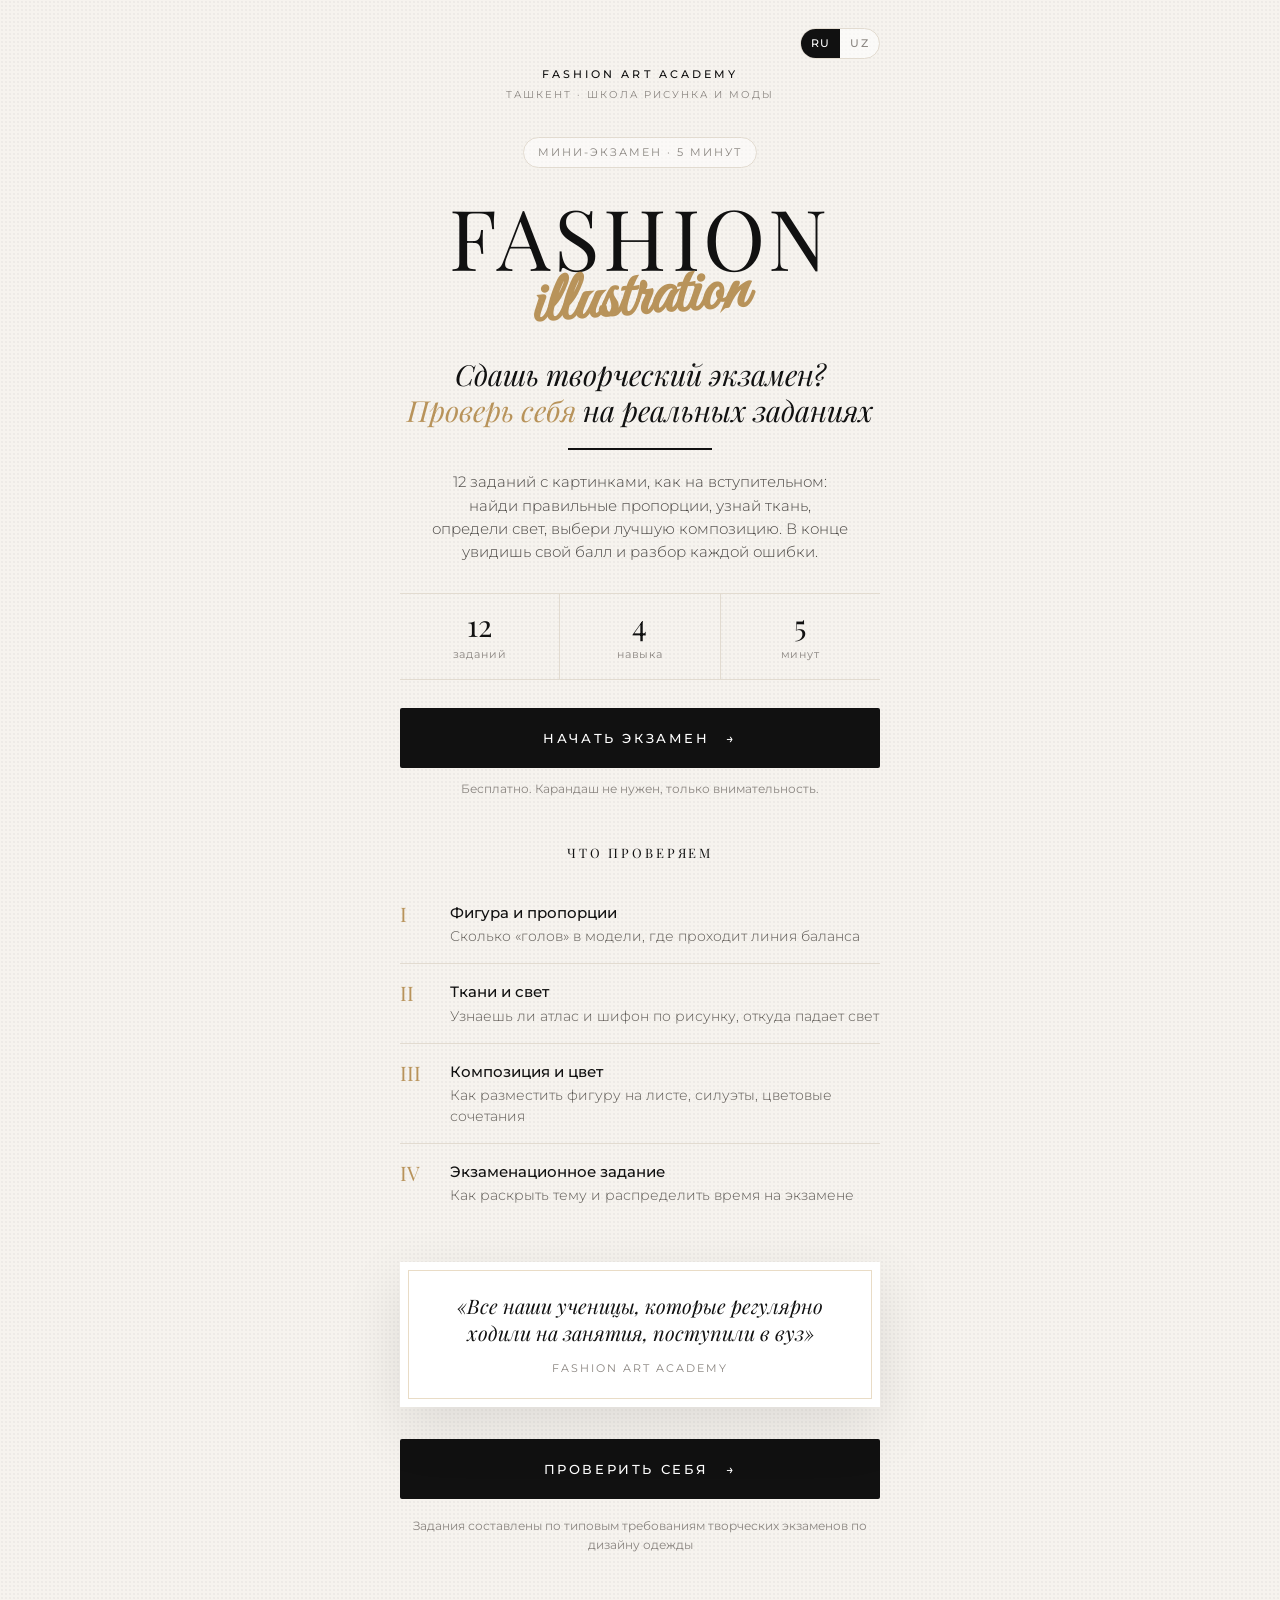
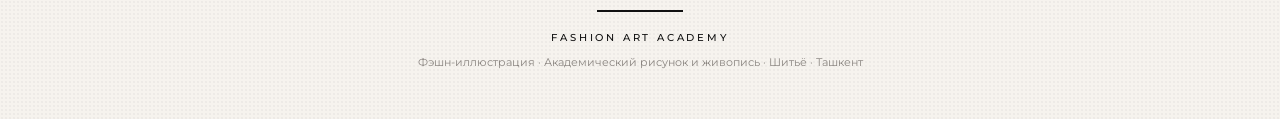
<file: index.html>
<!DOCTYPE html>
<html lang="ru"><head><meta charset="UTF-8"><meta name="viewport" content="width=device-width, initial-scale=1">
<title>Fashion Art Academy · тесты</title>
<script>
(function(){
  var p = location.pathname, base = "/";
  if (/github\.io$/.test(location.hostname)) { var s = p.split("/").filter(Boolean); if (s.length) base = "/" + s[0] + "/"; }
  var rest = p.slice(base.length).toLowerCase();
  var lang = /^uz/.test(rest) ? "uz" : /^ru/.test(rest) ? "ru" : ((navigator.language || "").toLowerCase().indexOf("uz") === 0 ? "uz" : "ru");
  var slug = (rest.match(/(postuplenie|ekzamen|novichok)/) || [])[1];
  location.replace(base + lang + "/" + (slug ? slug + "/" : "") + location.search);
})();
</script></head><body></body></html>
</file>
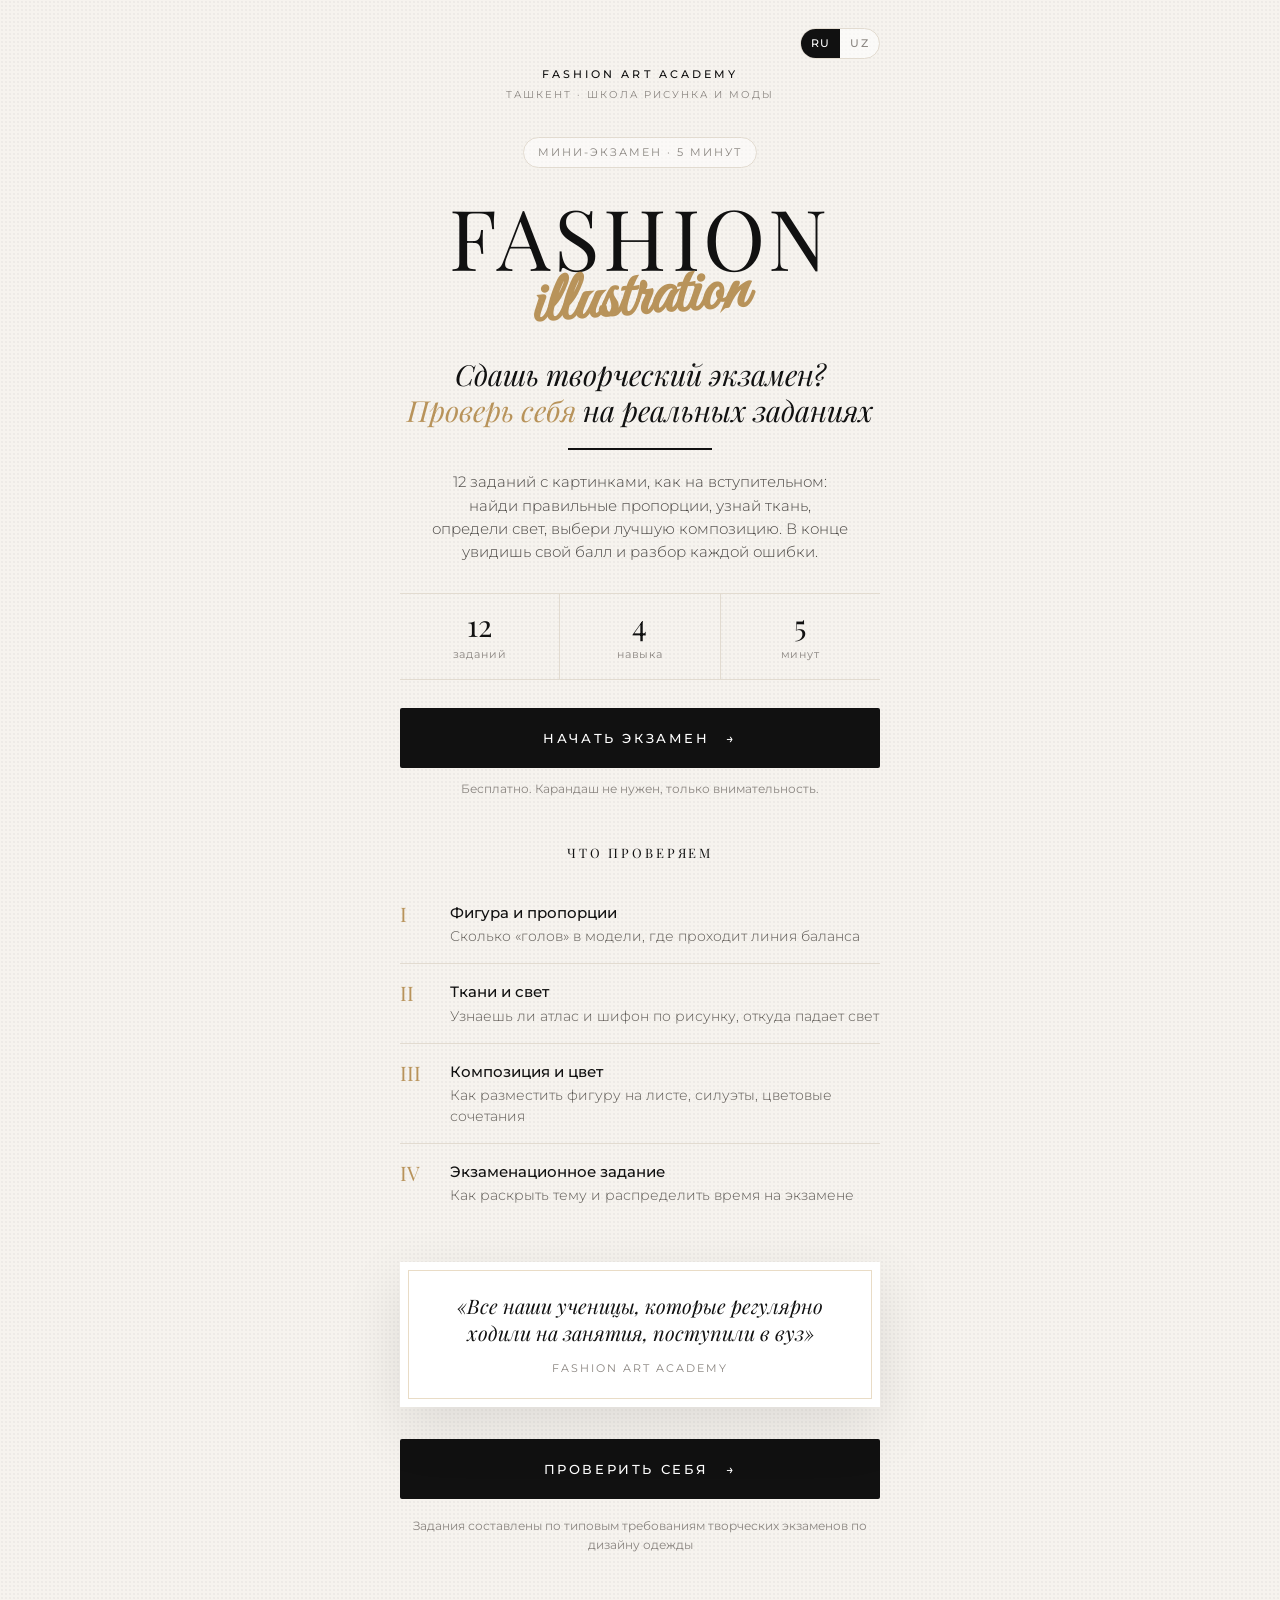
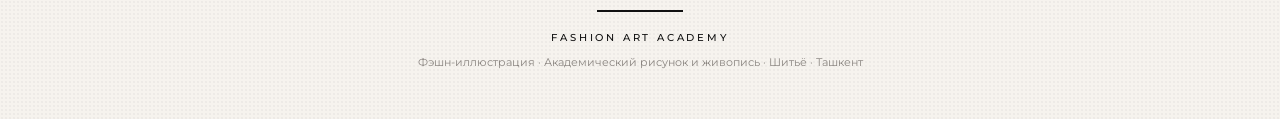
<file: ru/index.html>
<!DOCTYPE html>
<html lang="ru">
<head>
<meta charset="UTF-8">
<meta name="viewport" content="width=device-width, initial-scale=1">
<title>Мини-экзамен по фэшн-иллюстрации · Fashion Art Academy</title>
<meta name="description" content="12 заданий в формате творческого экзамена: пропорции, ткани, свет, композиция и цвет. / Ijodiy imtihon formatidagi 12 ta topshiriq.">
<meta property="og:title" content="Сдашь творческий экзамен по фэшн-иллюстрации? Проверь себя">
<link rel="icon" href="data:image/svg+xml,%3Csvg xmlns=%27http://www.w3.org/2000/svg%27 viewBox=%270 0 32 32%27%3E%3Crect width=%2732%27 height=%2732%27 fill=%27%23111%27/%3E%3Ctext x=%2716%27 y=%2722%27 font-size=%2716%27 text-anchor=%27middle%27 fill=%27%23B8935A%27 font-family=%27serif%27%3EFA%3C/text%3E%3C/svg%3E">
<link rel="preconnect" href="https://fonts.googleapis.com">
<link rel="preconnect" href="https://fonts.gstatic.com" crossorigin>
<link href="https://fonts.googleapis.com/css2?family=Great+Vibes&family=Montserrat:wght@300;400;500;600&family=Playfair+Display:ital,wght@0,400;0,500;0,600;1,400&display=swap&subset=cyrillic,latin-ext" rel="stylesheet">
<link rel="stylesheet" href="../assets/style.css">
</head>
<body>
<div class="wrap">
  <div class="top">
    <div class="lang-sw"><button data-l="ru">RU</button><button data-l="uz">UZ</button></div>
    <div class="brand">Fashion Art Academy<span class="brand-sub" data-i="brand_sub"></span></div>
  </div>


  <section class="screen active" id="s-intro">
    <div class="center"><span class="tag" data-i="tag"></span></div>
    <h1 class="title"><span class="big">Fashion</span><span class="script">illustration</span></h1>
    <p class="lead" data-i="lead"></p>
    <div class="rule"></div>
    <p class="desc" data-i="desc"></p>
    <div class="stats">
      <div class="stat"><div class="n">12</div><div class="l" data-i="st1"></div></div>
      <div class="stat"><div class="n">4</div><div class="l" data-i="st2"></div></div>
      <div class="stat"><div class="n">5</div><div class="l" data-i="st3"></div></div>
    </div>
    <button class="btn" data-go="start" data-i="btn1"></button>
    <p class="note" data-i="note"></p>
    <div class="gets">
      <div class="h-sec" data-i="gets_h"></div>
      <ul class="list">
        <li><span class="roman">I</span><div><div class="t" data-i="g1t"></div><div class="s" data-i="g1s"></div></div></li>
        <li><span class="roman">II</span><div><div class="t" data-i="g2t"></div><div class="s" data-i="g2s"></div></div></li>
        <li><span class="roman">III</span><div><div class="t" data-i="g3t"></div><div class="s" data-i="g3s"></div></div></li>
        <li><span class="roman">IV</span><div><div class="t" data-i="g4t"></div><div class="s" data-i="g4s"></div></div></li>
      </ul>
    </div>
    <div class="proof"><div class="q" data-i="proof"></div><div class="a">Fashion Art Academy</div></div>
    <button class="btn" data-go="start" style="margin-top:32px" data-i="btn2"></button>
    <p class="note" data-i="disclaimer" style="margin-top:18px"></p>
  </section>

  <section class="screen" id="s-quiz">
    <div class="qtop"><button class="back" id="back" data-i="back"></button><span id="counter"></span></div>
    <div class="bar"><i id="bar"></i></div>
    <div class="qblock" id="qblock"></div>
    <h2 class="qtext" id="qtext"></h2>
    <p class="qhint" id="qhint"></p>
    <div id="qimg"></div>
    <div class="opts" id="opts"></div>
    <p class="honest" id="honest" data-i="honest"></p>
  </section>

  <section class="screen" id="s-load">
    <div class="load">
      <div class="h-sec-i" data-i="load_h"></div>
      <div class="pencil"></div>
      <ul class="steps" id="steps">
        <li><span class="d"></span><span data-i="step1"></span></li>
        <li><span class="d"></span><span data-i="step2"></span></li>
        <li><span class="d"></span><span data-i="step3"></span></li>
        <li><span class="d"></span><span data-i="step4"></span></li>
      </ul>
    </div>
  </section>

  <section class="screen" id="s-result">
    <div class="score-card">
      <div class="eyebrow" data-i="res_eyebrow"></div>
      <div class="pct"><span id="pct">0</span><small id="ofmax">/12</small></div>
      <div class="level" id="level"></div>
      <div class="level-t" id="levelT"></div>
      <p class="level-d" id="levelD"></p>
      <div class="scale" id="scale"></div>
      <div class="scale-l"><span data-i="sc1"></span><span data-i="sc2"></span><span data-i="sc3"></span></div>
    </div>
    <div class="sec"><div class="h-sec" data-i="skills_h"></div><div class="skills" id="skills"></div></div>
    <div class="sec"><div class="h-sec-i" data-i="weak_h"></div><div id="weak"></div><div class="timeline" id="timeline"></div></div>
    <div class="sec"><div class="h-sec-i" data-i="review_h"></div><div class="review" id="review"></div><button class="toggle" id="toggleRv" data-i="toggle"></button></div>
    <div class="bridge"><div class="rule gold"></div><div class="h-sec-i" id="bridgeT"></div></div>
    <div class="offer" id="offer">
      <div class="ttl"><span data-i="offer_t"></span><span class="ttl-s" data-i="offer_ts"></span></div>
      <p class="sub" data-i="offer_sub"></p>
      <ul class="list" id="offerList"></ul>
      <div class="price">
        <div class="old" data-i="price_old"></div>
        <div class="new">100 000 <span data-i="price_unit"></span></div>
        <div class="why" data-i="price_why"></div>
        <div class="timer">
          <div class="c"><b id="th">48</b><i data-i="t_h"></i></div>
          <div class="c"><b id="tm">00</b><i data-i="t_m"></i></div>
          <div class="c"><b id="ts">00</b><i data-i="t_s"></i></div>
        </div>
        <div class="timer-l" id="timerL" data-i="timer_l"></div>
        <div class="expired" id="expired" data-i="expired"></div>
      </div>
      <form id="form" novalidate>
        <div class="f" id="fName"><label for="name" data-i="f_name"></label><input id="name" autocomplete="given-name" data-ip="f_name_ph"><div class="err" data-i="f_name_err"></div></div>
        <div class="f" id="fPhone"><label for="phone" data-i="f_phone"></label><div class="phone"><span>+998</span><input id="phone" inputmode="tel" autocomplete="tel-national" placeholder="90 123 45 67"></div><div class="err" data-i="f_phone_err"></div></div>
        <div class="f"><label data-i="f_time"></label>
          <div class="chips" id="timeChips">
            <button type="button" class="chip" data-v="Будни, утро" data-i="ch1"></button>
            <button type="button" class="chip" data-v="Будни, вечер" data-i="ch2"></button>
            <button type="button" class="chip" data-v="Выходные" data-i="ch3"></button>
          </div></div>
        <button class="btn" type="submit" id="submit" data-i="submit"></button>
        <p class="secure" data-i="secure"></p>
      </form>

    </div>
  </section>

  <section class="screen" id="s-done">
    <div class="done">
      <div class="big" data-i="done_big"></div>
      <h2><span data-i="done_h"></span><span id="doneName"></span></h2>
      <div class="rule gold"></div>
      <p data-i="done_p"></p>
      <p data-i="done_fast"></p>
      <a class="btn" id="tgBtn" href="#" target="_blank" rel="noopener" data-i="tg_btn"></a>
      <p class="note" id="contactText"></p>
      <div class="share">
        <div class="h-sec-i" data-i="share_h"></div>
        <p data-i="share_p"></p>
        <button class="btn outline" id="shareBtn" data-i="share_btn"></button>
        <div class="copied" id="copied"></div>
      </div>
    </div>
  </section>

  <footer>
    <div class="rule" style="width:18%;margin-bottom:18px"></div>
    <div class="brand">Fashion Art Academy</div>
    <p data-i="footer"></p>
  </footer>

</div>

<script src="../config.js"></script>
<script src="../assets/core.js"></script>
<script>
(function(){
const F = FAA, $ = F.$, tr = F.tr, T = F.T;

const INK="#111111", GOLD="#B8935A", PAPER="#F6F3EE";

/* ---------- РИСУНКИ ---------- */
const PROP = {
  9:  {sh:1.4, b:2.1, w:3.0, hp:3.8, cr:4.35, k:6.4, an:8.55},
  7.5:{sh:1.3, b:2.0, w:2.8, hp:3.5, cr:3.9,  k:5.6, an:7.1},
  6:  {sh:1.25,b:1.9, w:2.55,hp:3.05,cr:3.35, k:4.6, an:5.65}
};
function croquis(N,h,cx,y0,solid){
  const P=PROP[N], X=u=>(cx+u*h).toFixed(1), Y=u=>(y0+u*h).toFixed(1);
  const sw=Math.max(.7,h*.045).toFixed(2);
  const fill=solid?INK:"#fff", st=solid?"none":INK;
  let s="";
  // руки
  [-1,1].forEach(d=>{
    const pts=`${X(d*.8)},${Y(P.sh+.08)} ${X(d*.88)},${Y(P.w)} ${X(d*.82)},${Y(P.cr+.25)}`;
    if(solid) s+=`<polyline points="${pts}" fill="none" stroke="${INK}" stroke-width="${(h*.16).toFixed(1)}" stroke-linecap="round" stroke-linejoin="round"/>`;
    else s+=`<polyline points="${pts}" fill="none" stroke="${INK}" stroke-width="${(h*.2).toFixed(1)}" stroke-linecap="round" stroke-linejoin="round"/><polyline points="${pts}" fill="none" stroke="#fff" stroke-width="${(h*.2-2*sw).toFixed(1)}" stroke-linecap="round" stroke-linejoin="round"/>`;
  });
  // ноги
  [-1,1].forEach(d=>{
    s+=`<path d="M${X(d*.66)},${Y(P.hp)} L${X(d*.42)},${Y(P.k)} L${X(d*.25)},${Y(P.an)} L${X(d*.31)},${Y(N-.05)} L${X(d*.15)},${Y(N)} L${X(d*.12)},${Y(P.an)} L${X(d*.12)},${Y(P.k)} L${X(d*.03)},${Y(P.cr)} Z" fill="${fill}" stroke="${st}" stroke-width="${sw}" stroke-linejoin="round"/>`;
  });
  // торс
  s+=`<path d="M${X(-.12)},${Y(.92)} L${X(-.13)},${Y(P.sh-.12)} L${X(-.78)},${Y(P.sh)} L${X(-.6)},${Y(P.b)} L${X(-.4)},${Y(P.w)} L${X(-.68)},${Y(P.hp)} L${X(0)},${Y(P.cr)} L${X(.68)},${Y(P.hp)} L${X(.4)},${Y(P.w)} L${X(.6)},${Y(P.b)} L${X(.78)},${Y(P.sh)} L${X(.13)},${Y(P.sh-.12)} L${X(.12)},${Y(.92)} Z" fill="${fill}" stroke="${st}" stroke-width="${sw}" stroke-linejoin="round"/>`;
  // голова
  s+=`<ellipse cx="${X(0)}" cy="${Y(.5)}" rx="${(h*.36).toFixed(1)}" ry="${(h*.5).toFixed(1)}" fill="${fill}" stroke="${st}" stroke-width="${sw}"/>`;
  return s;
}
function ruler(N,h,x,y0){
  let s="";
  for(let k=0;k<=Math.ceil(N);k++){
    const y=(y0+Math.min(k,N)*h).toFixed(1);
    s+=`<line x1="${x}" x2="${x+10}" y1="${y}" y2="${y}" stroke="${GOLD}" stroke-width="1"/>`;
    if(k<Math.ceil(N)) s+=`<text x="${x+2}" y="${(y0+(k+.5)*h+3).toFixed(1)}" font-size="8" fill="${GOLD}" font-family="Montserrat">${k+1}</text>`;
  }
  return s+`<line x1="${x+10}" x2="${x+10}" y1="${y0}" y2="${y0+N*h}" stroke="${GOLD}" stroke-width="1"/>`;
}
const figSVG = N => `<svg viewBox="0 0 130 300">${ruler(N,270/N,4,15)}${croquis(N,270/N,72,15)}</svg>`;

function balanceSVG(LT){
  const N=9,h=30,cx=130,y0=12,P=PROP[9];
  const pt=(x,y,l)=>`<circle cx="${x}" cy="${y}" r="5" fill="${GOLD}" stroke="#fff" stroke-width="1.5"/><line x1="${x-7}" x2="${x-40}" y1="${y}" y2="${y}" stroke="${GOLD}" stroke-width="1"/><text x="${x-46}" y="${y+5}" text-anchor="end" font-size="15" font-family="Playfair Display, serif" fill="${INK}">${l}</text>`;
  return `<svg viewBox="0 0 220 300">${croquis(N,h,cx,y0)}
   ${pt(cx,y0,LT[0])}${pt(cx,y0+(P.sh-.1)*h,LT[1])}${pt(cx,y0+3.3*h,LT[2])}${pt(cx,y0+N*h-4,LT[3])}</svg>`;
}

function satinSVG(id){
  const band=(x0,w)=>`<path d="M${x0},0 C${x0+30},60 ${x0-12},140 ${x0+18},200 L${x0+18+w},200 C${x0-12+w},140 ${x0+30+w},60 ${x0+w},0 Z" fill="url(#sat${id})"/>`;
  return `<svg viewBox="0 0 200 200"><defs><linearGradient id="sat${id}" x1="0" x2="1"><stop offset="0" stop-color="#3a0a14"/><stop offset=".38" stop-color="#8E1F24"/><stop offset=".5" stop-color="#f6dfe1"/><stop offset=".6" stop-color="#9b2a30"/><stop offset="1" stop-color="#2e0710"/></linearGradient></defs>
  <rect width="200" height="200" fill="#4a0f1c"/>${band(-30,75)}${band(40,70)}${band(105,80)}${band(170,70)}</svg>`;
}
function chiffonSVG(id){
  return `<svg viewBox="0 0 200 200"><rect width="200" height="200" fill="${PAPER}"/>
  <path d="M30,0 L80,0 L170,200 L120,200Z" fill="#c9a48a"/>
  <path d="M0,40 C40,30 70,55 110,42 C150,30 180,50 200,40 L200,150 C170,165 140,140 100,158 C60,172 30,150 0,160Z" fill="#E7A9B9" opacity=".42"/>
  <path d="M0,80 C50,70 80,95 120,82 C160,70 185,88 200,80 L200,200 L0,200Z" fill="#E7A9B9" opacity=".42"/>
  <path d="M0,160 C30,150 60,172 100,158 C140,140 170,165 200,150" fill="none" stroke="#c97d93" stroke-width="1.2" opacity=".8"/>
  <path d="M0,40 C40,30 70,55 110,42 C150,30 180,50 200,40" fill="none" stroke="#c97d93" stroke-width="1.2" opacity=".8"/></svg>`;
}
function denimSVG(id){
  return `<svg viewBox="0 0 200 200"><defs><pattern id="tw${id}" width="6" height="6" patternUnits="userSpaceOnUse" patternTransform="rotate(-35)"><rect width="6" height="6" fill="#33528a"/><line x1="0" y1="0" x2="0" y2="6" stroke="#6f8cc0" stroke-width="2"/></pattern></defs>
  <rect width="200" height="200" fill="url(#tw${id})"/>
  <path d="M40,60 L160,60 L150,170 L100,190 L50,170Z" fill="none" stroke="#1f3561" stroke-width="2"/>
  <path d="M46,66 L154,66 L145,165 L100,183 L55,165Z" fill="none" stroke="#E0913A" stroke-width="1.6" stroke-dasharray="5 3"/>
  <path d="M50,72 L150,72" stroke="#E0913A" stroke-width="1.6" stroke-dasharray="5 3"/></svg>`;
}
function furSVG(id){
  let s=`<svg viewBox="0 0 200 200"><rect width="200" height="200" fill="#a8896b"/>`, r=7;
  const rnd=()=>{ r=(r*9301+49297)%233280; return r/233280; };
  for(let n=0;n<520;n++){
    const x=rnd()*210-5, y=rnd()*210-5, a=(-60+rnd()*40)*Math.PI/180, L=10+rnd()*16;
    const c=["#6e5238","#c9ad8e","#8c6c4f","#e3cfb6"][Math.floor(rnd()*4)];
    s+=`<path d="M${x.toFixed(1)},${y.toFixed(1)} q${(Math.cos(a)*L*.5+3).toFixed(1)},${(Math.sin(a)*L*.5).toFixed(1)} ${(Math.cos(a)*L).toFixed(1)},${(Math.sin(a)*L).toFixed(1)}" stroke="${c}" stroke-width="${(1+rnd()*1.4).toFixed(1)}" fill="none" stroke-linecap="round"/>`;
  }
  return s+`</svg>`;
}
function knitSVG(id){
  return `<svg viewBox="0 0 200 200"><defs><pattern id="kn${id}" width="16" height="12" patternUnits="userSpaceOnUse"><rect width="16" height="12" fill="#d8c7b2"/><path d="M1,1 L8,10 L15,1" fill="none" stroke="#a88f74" stroke-width="2.4" stroke-linejoin="round"/></pattern></defs><rect width="200" height="200" fill="url(#kn${id})"/></svg>`;
}
function lightSVG(){
  return `<svg viewBox="0 0 200 190"><defs><linearGradient id="lg1" x1="0" x2="1"><stop offset="0" stop-color="#f7f2ea"/><stop offset=".25" stop-color="#e6ddd0"/><stop offset=".7" stop-color="#9a9187"/><stop offset="1" stop-color="#5e5850"/></linearGradient></defs>
  <rect width="200" height="190" fill="#fff"/>
  <ellipse cx="128" cy="168" rx="70" ry="9" fill="rgba(17,17,17,.22)"/>
  <path d="M80,30 L120,30 Q150,100 166,158 Q100,174 34,158 Q50,100 80,30Z" fill="url(#lg1)" stroke="#5e5850" stroke-width="1"/>
  <path d="M66,80 Q60,120 52,156" stroke="#fff" stroke-width="5" opacity=".7" fill="none" stroke-linecap="round"/>
  <path d="M100,40 Q104,100 108,166" stroke="#5e5850" stroke-width="1" opacity=".6" fill="none"/>
  <path d="M120,45 Q132,100 142,162" stroke="#3f3a34" stroke-width="1.2" opacity=".6" fill="none"/>
  <rect x="78" y="22" width="44" height="10" fill="#d9d0c3" stroke="#5e5850" stroke-width="1"/></svg>`;
}
function sheetSVG(kind,id){
  let fig="", extra="";
  if(kind==="tiny") fig=croquis(9,40/9,50,50,true);
  if(kind==="cut")  fig=croquis(9,160/9,50,4,true);
  if(kind==="good"){ fig=croquis(9,104/9,40,18,true); extra=`<rect x="68" y="34" width="20" height="26" fill="none" stroke="#bbb"/><rect x="68" y="72" width="20" height="30" fill="none" stroke="#bbb"/>`; }
  if(kind==="edge") fig=croquis(9,100/9,86,22,true);
  return `<svg viewBox="0 0 100 140"><defs><clipPath id="cp${id}"><rect x="5" y="5" width="90" height="130"/></clipPath></defs><rect x="5" y="5" width="90" height="130" fill="#fff"/><g clip-path="url(#cp${id})">${fig}${extra}</g><rect x="5" y="5" width="90" height="130" fill="none" stroke="#cfc6b8"/></svg>`;
}
function dressSVG(){
  return `<svg viewBox="0 0 160 200"><rect width="160" height="200" fill="#fff"/>
  <path d="M65,28 Q80,42 95,28 L122,34 Q120,52 108,60 Q98,74 95,92 Q125,140 142,182 Q80,194 18,182 Q35,140 65,92 Q62,74 52,60 Q40,52 38,34 Z" fill="${PAPER}" stroke="${INK}" stroke-width="1.6" stroke-linejoin="round"/>
  <path d="M65,92 L95,92" stroke="${INK}" stroke-width="1.6"/>
  <path d="M74,96 Q66,140 52,186 M86,96 Q94,140 108,186 M80,96 L80,190" stroke="${INK}" stroke-width=".8" fill="none" opacity=".6"/></svg>`;
}
const palSVG = cs => `<svg viewBox="0 0 120 50">${cs.map((c,n)=>`<rect x="${n*40}" y="0" width="40" height="50" fill="${c}"/>`).join("")}</svg>`;



const I18N = {
 ru:{
  page_title:"Мини-экзамен по фэшн-иллюстрации · Fashion Art Academy",
  tag:"Мини-экзамен · 5 минут",
  lead:"Сдашь творческий экзамен?<br><b>Проверь себя</b> на реальных заданиях",
  desc:"12 заданий с картинками, как на вступительном: найди правильные пропорции, узнай ткань, определи свет, выбери лучшую композицию. В конце увидишь свой балл и разбор каждой ошибки.",
  st1:"заданий", st2:"навыка", st3:"минут",
  btn1:"Начать экзамен <span class=\"arr\">→</span>", btn2:"Проверить себя <span class=\"arr\">→</span>",
  note:"Бесплатно. Карандаш не нужен, только внимательность.",
  gets_h:"Что проверяем",
  g1t:"Фигура и пропорции", g1s:"Сколько «голов» в модели, где проходит линия баланса",
  g2t:"Ткани и свет", g2s:"Узнаешь ли атлас и шифон по рисунку, откуда падает свет",
  g3t:"Композиция и цвет", g3s:"Как разместить фигуру на листе, силуэты, цветовые сочетания",
  g4t:"Экзаменационное задание", g4s:"Как раскрыть тему и распределить время на экзамене",
  proof:"«Все наши ученицы, которые регулярно ходили на занятия, поступили в вуз»",
  disclaimer:"Задания составлены по типовым требованиям творческих экзаменов по дизайну одежды",
  back:"← Назад", counter_intro:"Знакомство · {n} из {t}", counter:"Задание {n} из {t}", honest:"Правильные ответы и разбор — в конце",
  load_h:"Проверяем твою работу…", step1:"Сверяем ответы", step2:"Оцениваем 4 навыка", step3:"Сравниваем с уровнем экзамена", step4:"Готовим разбор ошибок",
  res_eyebrow:"Твой результат", sc1:"начало пути", sc2:"уверенный старт", sc3:"почти готова",
  skills_h:"Навыки по блокам", weak_h:"Где ты теряешь баллы", review_h:"Разбор всех заданий", toggle:"Показать все задания",
  of3:"{v} из 3", st_strong:"сильная сторона", st_gap:"есть пробелы", st_weak:"нужно подтянуть",
  rv_ok:"верно", rv_bad:"ошибка", your:"Твой ответ:", right:"Правильно:", variant:"вариант {l}",
  timeline_s:"Персональный план подготовки покажет, сколько времени нужно на каждый навык и в каком порядке их прокачивать.",
  bridge:"Ошибок: {m}. Главная зона роста — <b style=\"font-weight:400;color:var(--gold)\">{w}</b>.<br>Знать ответ и нарисовать — разные вещи. Преподаватель покажет, как это сделать рукой.",
  bridge0:"Ты знаешь теорию на отлично.<br>Теперь важно, чтобы рисунок был на том же уровне. Это проверит преподаватель.",
  offer_t:"Персональный разбор", offer_ts:"с преподавателем", offer_sub:"Первый урок в академии, на котором мы разберём именно твой уровень",
  submit:"Записаться на разбор <span class=\"arr\">→</span>",
  done_h:"Место на разборе<br>за тобой, ",
  done_p:"Администратор свяжется с тобой в ближайшее время и подберёт удобный день. Возьми с собой 2–3 своих рисунка: преподаватель разберёт их на уроке вместе с ошибками из экзамена.",
  share_h:"Поступаешь с подругой?", share_p:"Отправь ей экзамен, сравните баллы",
  tg:"Здравствуйте! Я {name}, прошла мини-экзамен по фэшн-иллюстрации ({s} из {t}). Хочу записаться на разбор с преподавателем за 100 000 сум. Мой номер: +998{phone}"
 },
 uz:{
  page_title:"Fashion-illyustratsiya bo'yicha mini-imtihon · Fashion Art Academy",
  tag:"Mini-imtihon · 5 daqiqa",
  lead:"Ijodiy imtihonni topshira olasanmi?<br><b>Haqiqiy topshiriqlarda</b> o'zingni sinab ko'r",
  desc:"Kirish imtihonidagidek 12 ta rasmli topshiriq: to'g'ri proporsiyalarni top, matoni tani, yorug'likni aniqla, eng yaxshi kompozitsiyani tanla. Oxirida balingni va har bir xatoning tahlilini ko'rasan.",
  st1:"topshiriq", st2:"ko'nikma", st3:"daqiqa",
  btn1:"Imtihonni boshlash <span class=\"arr\">→</span>", btn2:"O'zimni sinash <span class=\"arr\">→</span>",
  note:"Bepul. Qalam kerak emas, faqat diqqat.",
  gets_h:"Nimani tekshiramiz",
  g1t:"Qomat va proporsiyalar", g1s:"Modelda nechta «bosh», muvozanat chizig'i qayerdan o'tadi",
  g2t:"Matolar va yorug'lik", g2s:"Atlas va shifonni rasmdan taniysanmi, yorug'lik qayerdan tushadi",
  g3t:"Kompozitsiya va rang", g3s:"Qomatni varaqda qanday joylashtirish, siluetlar, rang uyg'unligi",
  g4t:"Imtihon topshirig'i", g4s:"Imtihonda mavzuni qanday ochish va vaqtni taqsimlash",
  proof:"«Darslarga muntazam qatnagan barcha o'quvchilarimiz oliygohga kirdi»",
  disclaimer:"Topshiriqlar kiyim dizayni bo'yicha ijodiy imtihonlarning odatiy talablari asosida tuzilgan",
  back:"← Orqaga", counter_intro:"Tanishuv · {t} tadan {n}", counter:"{t} tadan {n}-topshiriq", honest:"To'g'ri javoblar va tahlil — oxirida",
  load_h:"Ishingni tekshiryapmiz…", step1:"Javoblarni solishtiryapmiz", step2:"4 ta ko'nikmani baholayapmiz", step3:"Imtihon darajasi bilan solishtiryapmiz", step4:"Xatolar tahlilini tayyorlayapmiz",
  res_eyebrow:"Natijang", sc1:"yo'l boshi", sc2:"ishonchli start", sc3:"deyarli tayyor",
  skills_h:"Bloklar bo'yicha ko'nikmalar", weak_h:"Qayerda ball yo'qotyapsan", review_h:"Barcha topshiriqlar tahlili", toggle:"Barcha topshiriqlarni ko'rsatish",
  of3:"3 tadan {v}", st_strong:"kuchli tomon", st_gap:"bo'shliqlar bor", st_weak:"kuchaytirish kerak",
  rv_ok:"to'g'ri", rv_bad:"xato", your:"Sening javobing:", right:"To'g'ri javob:", variant:"{l} variant",
  timeline_s:"Shaxsiy tayyorgarlik rejasi har bir ko'nikmaga qancha vaqt kerakligini va ularni qaysi tartibda kuchaytirishni ko'rsatadi.",
  bridge:"Xatolar: {m}. Asosiy o'sish nuqtasi — <b style=\"font-weight:400;color:var(--gold)\">{w}</b>.<br>Javobni bilish va chizish — boshqa-boshqa narsa. O'qituvchi buni qo'lda qanday qilishni ko'rsatadi.",
  bridge0:"Nazariyani a'lo bilasan.<br>Endi rasming ham shu darajada bo'lishi muhim. Buni o'qituvchi tekshiradi.",
  offer_t:"Shaxsiy tahlil", offer_ts:"o'qituvchi bilan", offer_sub:"Akademiyadagi birinchi dars — unda aynan sening darajangni tahlil qilamiz",
  submit:"Tahlilga yozilish <span class=\"arr\">→</span>",
  done_h:"Tahlildagi joy<br>seniki, ",
  done_p:"Administrator tez orada sen bilan bog'lanib, qulay kunni tanlaydi. O'zing bilan 2–3 ta rasmingni olib kel: o'qituvchi ularni imtihondagi xatolar bilan birga darsda tahlil qiladi.",
  share_h:"Dugonang bilan birga kiryapsanmi?", share_p:"Unga imtihonni yubor, ballaringizni solishtiring",
  tg:"Assalomu alaykum! Men {name}, fashion-illyustratsiya bo'yicha mini-imtihondan o'tdim ({t} tadan {s}). O'qituvchi bilan tahlilga 100 000 so'mga yozilmoqchiman. Raqamim: +998{phone}"
 }
};

const BLOCKS = {
  A:{name:["Фигура и пропорции","Qomat va proporsiyalar"],roman:"I"},
  B:{name:["Ткани и свет","Matolar va yorug'lik"],roman:"II"},
  C:{name:["Композиция и цвет","Kompozitsiya va rang"],roman:"III"},
  D:{name:["Экзаменационное задание","Imtihon topshirig'i"],roman:"IV"}
};
const INTRO = ["Знакомство","Tanishuv"];
const LETS = [["А","Б","В","Г"],["A","B","C","D"]];
const L = () => LETS[F.lang === "uz" ? 1 : 0];

const Q = [
  {intro:"exam", q:["Когда планируешь сдавать творческий экзамен?","Ijodiy imtihonni qachon topshirmoqchisan?"], opts:[
    ["Летом 2027, в этом году","2027-yil yozida, shu yil"],["Через год","Bir yildan keyin"],["Через 2 года и позже","2 yil va undan keyin"],["Пока не решила","Hali qaror qilmadim"]]},
  {intro:"target", q:["Куда хочешь поступать?","Qayerga o'qishga kirmoqchisan?"], opts:[
    ["В вуз в Узбекистане","O'zbekistondagi oliygohga"],["В вуз за границей","Chet eldagi oliygohga"],["Ещё выбираю","Hali tanlayapman"]]},

  {block:"A", q:["Какая фигура построена по пропорциям фэшн-иллюстрации?","Qaysi qomat fashion-illyustratsiya proporsiyalari bo'yicha qurilgan?"], hint:["Золотая линейка слева считает «головы»","Chapdagi oltin chizg'ich «bosh»larni sanaydi"], grid:3,
    opts:[{svg:()=>figSVG(7.5)},{svg:()=>figSVG(6)},{svg:()=>figSVG(9),ok:1}],
    ex:["Фэшн-фигура — 9 голов и больше, вытягивают в основном ноги. 7,5 голов — реальные пропорции взрослого человека, 6 — пропорции подростка.","Fashion-qomat — 9 bosh va undan ko'p, asosan oyoqlar cho'ziladi. 7,5 bosh — katta odamning haqiqiy proporsiyalari, 6 — o'smirniki."]},
  {block:"A", q:["От какой точки опускают линию баланса фигуры?","Qomatning muvozanat chizig'i qaysi nuqtadan tushiriladi?"], img:()=>balanceSVG(L()),
    opts:[{t:()=>["Точка "+L()[0],L()[0]+" nuqta"]},{t:()=>["Точка "+L()[1],L()[1]+" nuqta"],ok:1},{t:()=>["Точка "+L()[2],L()[2]+" nuqta"]},{t:()=>["Точка "+L()[3],L()[3]+" nuqta"]}],
    ex:["Линию баланса опускают вертикально от ямки между ключицами (точка Б). У фигуры, которая стоит на одной ноге, она должна прийти в опорную стопу, иначе фигура «падает».","Muvozanat chizig'i o'mrov suyaklari orasidagi chuqurchadan (B nuqta) tik tushiriladi. Bir oyog'ida turgan qomatda u tayanch oyoqqa tushishi kerak, aks holda qomat «yiqiladi»."]},
  {block:"A", q:["За счёт чего в фэшн-эскизе удлиняют фигуру?","Fashion-eskizda qomat nima hisobiga cho'ziladi?"],
    opts:[{t:["За счёт торса","Tana hisobiga"]},{t:["За счёт шеи и головы","Bo'yin va bosh hisobiga"]},{t:["За счёт ног, от бедра до стопы","Oyoqlar hisobiga, sondan tovongacha"],ok:1},{t:["Равномерно всю фигуру","Butun qomat bir tekis"]}],
    ex:["Удлиняют ноги. Торс и голова почти сохраняют реальные пропорции, поэтому фигура выглядит изящно, а не «растянутой».","Oyoqlar cho'ziladi. Tana va bosh deyarli haqiqiy proporsiyalarni saqlaydi, shuning uchun qomat «cho'zilgan» emas, nafis ko'rinadi."]},

  {block:"B", q:["Какую ткань передаёт этот рисунок?","Bu rasm qaysi matoni ifodalaydi?"], img:()=>satinSVG("q"),
    opts:[{t:["Шерсть","Jun"]},{t:["Атлас","Atlas"],ok:1},{t:["Трикотаж","Trikotaj"]},{t:["Лён","Zig'ir"]}],
    ex:["Атлас узнают по резким светлым бликам на гребнях складок и глубоким теням между ними. Матовые ткани (шерсть, лён, трикотаж) дают мягкие переходы без бликов.","Atlasni burmalar qirrasidagi keskin yorug' bliklar va ular orasidagi chuqur soyalardan tanish mumkin. Xira matolar (jun, zig'ir, trikotaj) bliksiz yumshoq o'tishlar beradi."]},
  {block:"B", q:["Где нарисован шифон?","Shifon qayerda chizilgan?"], grid:2,
    opts:[{svg:()=>denimSVG("a")},{svg:()=>knitSVG("b")},{svg:()=>chiffonSVG("c"),ok:1},{svg:()=>furSVG("d")}],
    ex:["Шифон прозрачный: сквозь него видно то, что под ним, а там, где слои накладываются, цвет плотнее. Остальные — деним, трикотаж и мех.","Shifon shaffof: uning ostidagi narsa ko'rinib turadi, qatlamlar ustma-ust tushgan joyda rang quyuqroq. Qolganlari — denim, trikotaj va mo'yna."]},
  {block:"B", q:["Откуда падает свет на эту юбку?","Bu yubkaga yorug'lik qayerdan tushyapti?"], img:()=>lightSVG(),
    opts:[{t:["Слева сверху","Chapdan yuqoridan"],ok:1},{t:["Справа сверху","O'ngdan yuqoridan"]},{t:["Снизу","Pastdan"]},{t:["Прямо спереди","To'g'ridan oldindan"]}],
    ex:["Светлая сторона и блик слева, собственная тень и падающая тень справа. Значит, свет падает слева сверху. На экзамене свет должен быть единым на всём листе.","Yorug' tomon va blik chapda, xususiy va tushuvchi soya o'ngda. Demak, yorug'lik chapdan yuqoridan tushyapti. Imtihonda butun varaqda yorug'lik yagona bo'lishi kerak."]},

  {block:"C", q:["Какой лист скомпонован лучше всего?","Qaysi varaq eng yaxshi joylashtirilgan?"], grid:2,
    opts:[{svg:()=>sheetSVG("tiny","1")},{svg:()=>sheetSVG("cut","2")},{svg:()=>sheetSVG("good","3"),ok:1},{svg:()=>sheetSVG("edge","4")}],
    ex:["На листе В фигура крупная, целиком помещается, есть воздух сверху и снизу, а свободное место занято технической прорисовкой вещей. Мелкая фигура, обрезанные стопы и фигура у края — частые ошибки на экзамене.","C varaqda qomat katta, to'liq sig'gan, yuqori va pastda bo'sh joy bor, qolgan joyni esa buyumlarning texnik chizmalari egallagan. Mayda qomat, kesilgan oyoqlar va chetga yopishgan qomat — imtihonda ko'p uchraydigan xatolar."]},
  {block:"C", q:["Какой силуэт у этого платья?","Bu ko'ylakning silueti qanday?"], img:()=>dressSVG(),
    opts:[{t:["А-силуэт (трапеция)","A-siluet (trapetsiya)"]},{t:["Х-силуэт","X-siluet"],ok:1},{t:["Н-силуэт (прямой)","H-siluet (to'g'ri)"]},{t:["О-силуэт (кокон)","O-siluet (pilla)"]}],
    ex:["Х-силуэт: подчёркнутые плечи, узкая талия и расширенный низ. Силуэт — первое, что видит комиссия, его нужно читать с одного взгляда.","X-siluet: urg'u berilgan yelkalar, ingichka bel va kengaygan etak. Siluet — komissiya birinchi ko'radigan narsa, u bir qarashda o'qilishi kerak."]},
  {block:"C", q:["Какая палитра контрастная (комплементарная)?","Qaysi palitra kontrastli (komplementar)?"], grid:2,
    opts:[{svg:()=>palSVG(["#E8D9C5","#C9A27A","#7A5638"])},{svg:()=>palSVG(["#1F4E9C","#F28C28","#F6F3EE"]),ok:1},{svg:()=>palSVG(["#2b2b2b","#7d7d7d","#d6d6d6"])},{svg:()=>palSVG(["#F2C6D8","#C48BD0","#7B4FA0"])}],
    ex:["Синий и оранжевый стоят напротив друг друга в цветовом круге, это комплементарная пара. А и Г — сближенные (родственные) гаммы, В — монохром.","Ko'k va to'q sariq rang doirasida bir-biriga qarama-qarshi turadi — bu komplementar juftlik. A va D — yaqin (qarindosh) gammalar, C — monoxrom."]},

  {block:"D", q:["На экзамене 4 часа на эскиз коллекции. Как распределить время?","Imtihonda kolleksiya eskizi uchun 4 soat beriladi. Vaqtni qanday taqsimlash kerak?"],
    opts:[{t:["Сразу начать чистовой рисунок, чтобы успеть","Ulgurish uchun darhol yakuniy rasmni boshlash"]},{t:["30–40 минут на идеи и наброски, около 2,5 часов на чистовой, остальное на детали и проверку","G'oya va qoralamalarga 30–40 daqiqa, yakuniy rasmga taxminan 2,5 soat, qolgani detallar va tekshirishga"],ok:1},{t:["Половину времени искать идею","Vaqtning yarmini g'oya izlashga sarflash"]},{t:["Сначала сделать фон, потом фигуры","Avval fonni, keyin qomatlarni chizish"]}],
    ex:["Без быстрых набросков легко застрять в чистовике и не успеть. Сначала короткий поиск идеи и композиции, потом основное время на чистовой, в конце — детали и проверка пропорций.","Tezkor qoralamalarsiz yakuniy rasmda tiqilib qolib, ulgurmaslik oson. Avval g'oya va kompozitsiyani qisqa izlash, keyin asosiy vaqt yakuniy rasmga, oxirida detallar va proporsiyalarni tekshirish."]},
  {block:"D", q:["Тема задания: «Образ по мотивам архитектуры». Какое решение комиссия оценит выше?","Topshiriq mavzusi: «Arxitektura motivlari asosidagi obraz». Komissiya qaysi yechimni yuqoriroq baholaydi?"],
    opts:[{t:["Платье с принтом в виде здания","Bino tasviri tushirilgan ko'ylak"]},{t:["Модель на фоне красивого здания","Chiroyli bino fonidagi model"]},{t:["Силуэт и детали повторяют формы и ритм архитектуры: арки, колонны, линии","Siluet va detallar arxitektura shakllari va ritmini takrorlaydi: arkalar, ustunlar, chiziqlar"],ok:1},{t:["Платье в цветах здания","Bino ranglaridagi ko'ylak"]}],
    ex:["Тему раскрывают через форму: силуэт, конструкцию, ритм деталей. Принт, фон или цвет — самые буквальные решения, их оценивают ниже.","Mavzu shakl orqali ochiladi: siluet, konstruksiya, detallar ritmi. Print, fon yoki rang — eng to'g'ridan-to'g'ri yechimlar, ular pastroq baholanadi."]},
  {block:"D", q:["Что комиссия оценивает в первую очередь?","Komissiya birinchi navbatda nimani baholaydi?"],
    opts:[{t:["Количество деталей и украшений","Detallar va bezaklar soni"]},{t:["Раскрытие темы, грамотную фигуру и цельную подачу","Mavzuning ochilishi, to'g'ri qomat va yaxlit taqdimot"],ok:1},{t:["Насколько фигура похожа на фотографию","Qomat fotosuratga qanchalik o'xshashi"]},{t:["Яркость цветов","Ranglarning yorqinligi"]}],
    ex:["Комиссия смотрит на раскрытие темы, пропорции и цельность листа. Много деталей не спасут работу с ошибками в фигуре.","Komissiya mavzu ochilishiga, proporsiyalarga va varaqning yaxlitligiga qaraydi. Ko'p detallar qomatida xatosi bor ishni qutqarmaydi."]}
];
const TOTAL = Q.filter(q => !q.intro).length, NINTRO = Q.length - TOTAL;
const val = x => typeof x === "function" ? x() : x;

const ADVICE = {
  A:{weak:["Пропорции — первое, что смотрит комиссия. «Короткая» фигура или неустойчивая поза снижают балл, даже если подача красивая.","Proporsiyalar — komissiya birinchi qaraydigan narsa. «Kalta» qomat yoki beqaror poza taqdimot chiroyli bo'lsa ham ballni tushiradi."],
     fix:["<b>Что делать:</b> выучить построение фигуры в 9 голов, линию баланса и 5–6 подиумных поз, чтобы рисовать их по памяти.","<b>Nima qilish kerak:</b> 9 boshli qomat qurilishini, muvozanat chizig'ini va 5–6 ta podium pozasini o'rganib, ularni xotiradan chiza olish."]},
  B:{weak:["Если ткань не читается, эскиз выглядит как раскраска. На экзамене важно показать материал: блеск, прозрачность, фактуру и единый свет.","Mato o'qilmasa, eskiz bo'yama kitobga o'xshaydi. Imtihonda materialni ko'rsatish muhim: yaltirash, shaffoflik, faktura va yagona yorug'lik."],
     fix:["<b>Что делать:</b> освоить маркеры и акварель по системе и отработать главные ткани: атлас, шифон, деним, трикотаж, мех, кожа.","<b>Nima qilish kerak:</b> markerlar va akvarelni tizimli o'zlashtirish va asosiy matolarni mashq qilish: atlas, shifon, denim, trikotaj, mo'yna, charm."]},
  C:{weak:["Даже хорошая фигура теряется, если лист собран случайно, силуэт не читается, а цвета спорят друг с другом.","Varaq tasodifiy yig'ilsa, siluet o'qilmasa va ranglar bir-biri bilan «urishsa», yaxshi qomat ham yo'qolib qoladi."],
     fix:["<b>Что делать:</b> научиться компоновать лист заранее, разобраться в силуэтах и собирать гармоничные палитры для коллекции.","<b>Nima qilish kerak:</b> varaqni oldindan joylashtirishni o'rganish, siluetlarni tushunish va kolleksiya uchun uyg'un palitralar yig'ish."]},
  D:{weak:["Многие не проходят не из-за техники, а из-за подхода к заданию: раскрывают тему буквально или не укладываются во время.","Ko'pchilik texnika emas, topshiriqqa yondashuv sabab o'ta olmaydi: mavzuni to'g'ridan-to'g'ri ochishadi yoki vaqtga sig'ishmaydi."],
     fix:["<b>Что делать:</b> потренироваться на реальных темах экзамена с таймером и научиться раскрывать тему через форму.","<b>Nima qilish kerak:</b> imtihonning haqiqiy mavzulari bo'yicha taymer bilan mashq qilish va mavzuni shakl orqali ochishni o'rganish."]}
};
const OFFER_ITEMS = {
  A:[["Разберём построение фигуры","Qomat qurilishini tahlil qilamiz"],["Покажем, как рисовать фигуру в 9 голов и в движении, и поправим твои пропорции","9 boshli va harakatdagi qomatni qanday chizishni ko'rsatamiz va proporsiyalaringni to'g'rilaymiz"]],
  B:[["Отработаем ткани и свет","Matolar va yorug'likni mashq qilamiz"],["Попробуешь передать ткань маркерами и акварелью под руководством преподавателя","O'qituvchi rahbarligida matoni markerlar va akvarel bilan ifodalab ko'rasan"]],
  C:[["Соберём композицию листа","Varaq kompozitsiyasini yig'amiz"],["Разберём, как компоновать эскиз и подбирать палитру, чтобы работа смотрелась цельно","Ish yaxlit ko'rinishi uchun eskizni joylashtirish va palitra tanlashni tahlil qilamiz"]],
  D:[["Разберём экзаменационное задание","Imtihon topshirig'ini tahlil qilamiz"],["Покажем, как раскрыть тему и уложиться во время на реальном примере","Haqiqiy misolda mavzuni qanday ochish va vaqtga sig'ishni ko'rsatamiz"]]
};
const OFFER_FIRST = [["Разберём твои ошибки и работы","Xatolaringni va ishlaringni tahlil qilamiz"],["Возьми 2–3 рисунка: преподаватель академии разберёт их вживую вместе с ошибками из экзамена","2–3 ta rasmingni olib kel: akademiya o'qituvchisi ularni imtihondagi xatolar bilan birga jonli tahlil qiladi"]];
const OFFER_LAST = [["Составим твой план подготовки","Tayyorgarlik rejangni tuzamiz"],["Получишь персональный план до экзамена: что, в каком порядке и сколько времени прокачивать","Imtihongacha shaxsiy reja olasan: nimani, qaysi tartibda va qancha vaqt kuchaytirish kerak"]];
const LEVELS = [
  {min:10, s:["почти готова","deyarli tayyor"], t:["Ты хорошо понимаешь, что проверяют на экзамене","Imtihonda nima tekshirilishini yaxshi tushunasan"], d:["Теория у тебя сильная. Теперь важно, чтобы рука делала то же, что знает голова: отработать задания на время и отшлифовать подачу.","Nazariyang kuchli. Endi qo'ling ham boshing bilgan narsani qilishi muhim: topshiriqlarni vaqtga mashq qilish va taqdimotni sayqallash."]},
  {min:6, s:["уверенный старт","ishonchli start"], t:["База есть, но на экзамене ты потеряешь баллы","Asos bor, lekin imtihonda ball yo'qotasan"], d:["Ты многое понимаешь, но в нескольких темах есть пробелы. Именно на них абитуриенты чаще всего теряют баллы. Это исправляется системной подготовкой.","Ko'p narsani tushunasan, lekin bir nechta mavzuda bo'shliqlar bor. Aynan ularda abituriyentlar ko'pincha ball yo'qotadi. Bu tizimli tayyorgarlik bilan tuzatiladi."]},
  {min:0, s:["начало пути","yo'l boshi"], t:["Ты в начале пути, и это нормально","Sen yo'l boshidasan, va bu normal"], d:["Большинство наших учениц начинали с этого уровня. Чтобы поступить, нужно собрать базу: фигура, ткани, композиция. С правильной системой это реально.","O'quvchilarimizning ko'pchiligi aynan shu darajadan boshlagan. O'qishga kirish uchun asos kerak: qomat, matolar, kompozitsiya. To'g'ri tizim bilan bu haqiqatan ham mumkin."]}
];
const EXAM_LINES = [
  [["До экзамена меньше года","Imtihongacha bir yildan kam qoldi"],["Времени мало, но его хватит, если начать прямо сейчас и заниматься по плану. Самостоятельно закрыть эти пробелы за несколько месяцев сложно.","Vaqt kam, lekin hozirdan reja bo'yicha shug'ullansang, yetadi. Bu bo'shliqlarni bir necha oyda mustaqil yopish qiyin."]],
  [["До экзамена около года","Imtihongacha taxminan bir yil"],["Это оптимальный срок: успеешь закрыть пробелы и собрать сильное портфолио, если начнёшь в ближайший месяц.","Bu optimal muddat: yaqin bir oy ichida boshlasang, bo'shliqlarni yopib, kuchli portfolio yig'ishga ulgurasan."]],
  [["У тебя есть фора","Senda vaqt zaxirasi bor"],["Те, кто начинает за 1,5–2 года, приходят на экзамен самыми подготовленными. Главное — использовать это время системно.","1,5–2 yil oldin boshlaganlar imtihonga eng tayyor holda keladi. Asosiysi — bu vaqtdan tizimli foydalanish."]],
  [["Срок пока не выбран","Muddat hali tanlanmagan"],["Даже если ты ещё решаешь, базу стоит собрать заранее: фигура и ткани нужны для любого вуза по дизайну одежды.","Hali qaror qilayotgan bo'lsang ham, asosni oldindan yig'ish kerak: qomat va matolar kiyim dizayni bo'yicha istalgan oliygoh uchun kerak."]]
];

let i = 0, answers = [], result = null, locked = false;
document.querySelectorAll('[data-go="start"]').forEach(b => b.onclick = () => { i = 0; answers = []; render(); F.show("#s-quiz","quiz"); F.track("start_test"); });

function optLabel(q, k){ const o = q.opts[k]; return o.svg ? [ "вариант " + LETS[0][k], LETS[1][k] + " variant" ] : val(o.t); }

function render(){
  const it = Q[i];
  $("#counter").textContent = it.intro ? T("counter_intro", {n:i+1, t:NINTRO}) : T("counter", {n:i-NINTRO+1, t:TOTAL});
  $("#bar").style.width = (i/Q.length*100) + "%";
  $("#back").classList.toggle("show", i > 0);
  $("#qblock").innerHTML = it.intro ? tr(INTRO) : `<span class="num">${BLOCKS[it.block].roman}</span>${tr(BLOCKS[it.block].name)}`;
  $("#qtext").textContent = tr(it.q);
  $("#qhint").textContent = it.hint ? tr(it.hint) : "";
  $("#qimg").innerHTML = it.img ? `<div class="qimg">${it.img()}</div>` : "";
  $("#honest").style.display = it.intro ? "none" : "";
  const box = $("#opts"); box.innerHTML = "";
  box.className = "opts" + (it.grid ? " grid" : ""); box.style.setProperty("--cols", it.grid || 2);
  it.opts.forEach((o,k) => {
    const b = document.createElement("button"), sel = answers[i] === k ? " sel" : "";
    if (it.intro){ b.className = "opt"+sel; b.innerHTML = `<span class="mk"></span><span>${tr(o)}</span>`; }
    else if (o.svg){ b.className = "opt img"+sel; b.innerHTML = `${o.svg()}<span class="lb"><span class="mk"></span>${L()[k]}</span>`; }
    else { b.className = "opt"+sel; b.innerHTML = `<span class="mk"></span><span>${tr(val(o.t))}</span>`; }
    b.onclick = () => pick(k, b);
    box.appendChild(b);
  });
}
function pick(k, el){
  if (locked) return; locked = true; answers[i] = k;
  document.querySelectorAll(".opt").forEach(o => o.classList.remove("sel")); el.classList.add("sel");
  const it = Q[i];
  F.question(i+1, Q.length, it.intro ? F.ru(it.opts[k]) : (F.ru(optLabel(it,k)) + (it.opts[k].ok ? " ✓" : " ✗")));
  setTimeout(() => { locked = false; if (i < Q.length-1){ i++; render(); } else finish(); }, 340);
}
$("#back").onclick = () => { if (i > 0){ i--; render(); } };

function finish(){
  $("#bar").style.width = "100%";
  const per = {A:0,B:0,C:0,D:0}; let score = 0; const rows = [];
  Q.forEach((q,idx) => {
    if (q.intro) return;
    const ok = !!q.opts[answers[idx]].ok; if (ok){ score++; per[q.block]++; }
    rows.push({ q, ok, yk: answers[idx], ck: q.opts.findIndex(o => o.ok) });
  });
  const keys = Object.keys(BLOCKS), sorted = [...keys].sort((a,b) => per[a]-per[b]);
  let weakKeys = sorted.filter(k => per[k] <= 1).slice(0,2); if (!weakKeys.length) weakKeys = [sorted[0]];
  const lv = LEVELS.find(l => score >= l.min);
  result = { score, per, rows, weakKeys, lv };
  F.show("#s-load","load");
  document.querySelectorAll("#steps li").forEach((li,n) => setTimeout(() => li.classList.add("on"), 450+n*650));
  setTimeout(() => {
    renderResult(true); F.show("#s-result","result");
    F.track("result_view", score + "/" + TOTAL + " · " + F.ru(lv.s), { score: score + "/" + TOTAL });
    F.px("CompleteRegistration", { content_name:"ekzamen", value:score });
  }, 3300);
}

function renderResult(anim){
  const { score, per, rows, weakKeys, lv } = result;
  const el = $("#pct"); $("#ofmax").textContent = "/" + TOTAL;
  if (anim && score){ let n = 0; const s = setInterval(() => { n++; if (n >= score){ n = score; clearInterval(s); } el.textContent = n; }, 90); } else el.textContent = score;
  $("#level").textContent = tr(lv.s); $("#levelT").textContent = tr(lv.t); $("#levelD").textContent = tr(lv.d);
  const sc = $("#scale"); sc.innerHTML = ""; for (let k=0;k<TOTAL;k++){ const d = document.createElement("div"); if (k < score) d.className = "f"; sc.appendChild(d); }
  $("#skills").innerHTML = Object.keys(BLOCKS).map(k => {
    const v = per[k], status = v === 3 ? T("st_strong") : v === 2 ? T("st_gap") : T("st_weak");
    return `<div class="skill ${weakKeys.includes(k)?'weak':''}"><div class="row"><span class="nm"><span class="roman">${BLOCKS[k].roman}</span>${tr(BLOCKS[k].name)}</span><span class="v">${T("of3",{v})}</span></div><div class="tr"><i data-w="${v/3*100}" style="width:${anim?0:v/3*100}%"></i></div><div class="st">${status}</div></div>`;
  }).join("");
  if (anim) setTimeout(() => document.querySelectorAll(".skill .tr i").forEach(x => x.style.width = x.dataset.w + "%"), 250);
  $("#weak").innerHTML = weakKeys.map(k => `<div class="box g"><h4>${tr(BLOCKS[k].name)}</h4><p>${tr(ADVICE[k].weak)}</p><div class="fix">${tr(ADVICE[k].fix)}</div></div>`).join("");
  const exIdx = Q.findIndex(q => q.intro === "exam"), ex = EXAM_LINES[answers[exIdx] ?? 3];
  $("#timeline").innerHTML = `<div class="eyebrow">${tr(ex[0])}</div><p>${tr(ex[1])}</p><p class="s">${T("timeline_s")}</p>`;
  const lbl = (r,k) => { const o = r.q.opts[k]; return o.svg ? T("variant", {l:L()[k]}) : tr(val(o.t)); };
  const ordered = [...rows.filter(r => !r.ok), ...rows.filter(r => r.ok)];
  const opened = $("#toggleRv").style.display === "none" && !anim;
  $("#review").innerHTML = ordered.map((r,idx) => `<div class="rv ${r.ok?'ok':''}" ${idx>=4 && !opened ? 'data-more hidden' : ''}>
     <div class="h"><span>${tr(BLOCKS[r.q.block].name)}</span><b>${r.ok ? T("rv_ok") : T("rv_bad")}</b></div>
     <div class="q">${tr(r.q.q)}</div>
     <div class="a"><span>${T("your")}</span> ${lbl(r,r.yk)}${r.ok ? "" : `<br><span>${T("right")}</span> ${lbl(r,r.ck)}`}</div>
     <div class="e">${tr(r.q.ex)}</div></div>`).join("");
  if (anim) $("#toggleRv").style.display = ordered.length > 4 ? "" : "none";
  $("#toggleRv").onclick = () => { document.querySelectorAll("[data-more]").forEach(x => x.hidden = false); $("#toggleRv").style.display = "none"; F.track("review_open"); };
  const mistakes = rows.filter(r => !r.ok).length;
  $("#bridgeT").innerHTML = mistakes ? T("bridge", { m:mistakes, w: tr(BLOCKS[weakKeys[0]].name).toLowerCase() }) : T("bridge0");
  const items = [OFFER_FIRST, OFFER_ITEMS[weakKeys[0]], OFFER_LAST];
  $("#offerList").innerHTML = items.map((it,n) => `<li><span class="roman">${["I","II","III"][n]}</span><div><div class="t">${tr(it[0])}</div><div class="s">${tr(it[1])}</div></div></li>`).join("");
  if (anim) F.startTimer();
}

F.initForm({
  data: () => {
    const anketa = Q.filter(q => q.intro).map(q => F.ru(q.q) + " " + F.ru(q.opts[answers[Q.indexOf(q)]] || "")).join(" | ");
    const mist = result.rows.filter(r => !r.ok).map(r => F.ru(r.q.q)).join(" | ");
    return { score: result.score + "/" + TOTAL, level: F.ru(result.lv.s), weak: result.weakKeys.map(k => F.ru(BLOCKS[k].name)).join(", "), anketa, answers: "Ошибки: " + (mist || "нет") };
  },
  tg: (name, digits) => T("tg", { name, s: result.score, t: TOTAL, phone: digits })
});

F.init({ id:"ekzamen", name:"Экзамен", i18n:I18N, onLang: () => {
  const scr = document.querySelector(".screen.active").id;
  if (scr === "s-quiz") render();
  if (scr === "s-result" && result) renderResult(false);
}});
})();
</script>
</body>
</html>
</file>
<file: assets/style.css>
:root{
  --ink:#111111; --paper:#F6F3EE; --white:#FFFFFF; --gold:#B8935A; --gold-soft:#E9DCC6;
  --bordeaux:#8E1F24; --graphite:#8A8580; --line:#E2DBD0;
  --serif:"Playfair Display", Georgia, serif; --script:"Great Vibes", cursive; --sans:"Montserrat", system-ui, sans-serif;
  --shadow:0 20px 60px rgba(0,0,0,.10);
}
*{box-sizing:border-box;margin:0;padding:0}
html{-webkit-text-size-adjust:100%}
body{background:var(--paper);color:var(--ink);font-family:var(--sans);font-weight:400;line-height:1.55;min-height:100vh;
  background-image:radial-gradient(rgba(17,17,17,.035) 1px, transparent 1px);background-size:4px 4px}
button{font:inherit;color:inherit;background:none;border:0;cursor:pointer}
.wrap{max-width:520px;margin:0 auto;padding:28px 20px 48px}
.brand{font-size:11px;letter-spacing:.28em;text-transform:uppercase;text-align:center;color:var(--ink);font-weight:500}
.brand-sub{display:block;font-size:10px;letter-spacing:.2em;color:var(--graphite);margin-top:4px;font-weight:400}
.screen{display:none;animation:rise .55s ease both}
.screen.active{display:block}
@keyframes rise{from{opacity:0;transform:translateY(18px);filter:blur(6px)}to{opacity:1;transform:none;filter:none}}
.rule{width:30%;height:2px;background:var(--ink);margin:20px auto}
.rule.gold{background:var(--gold)}
.center{text-align:center}

/* HERO */
.tag{display:inline-block;margin-top:34px;font-size:11px;letter-spacing:.18em;text-transform:uppercase;color:var(--graphite);border:1px solid var(--line);padding:6px 14px;border-radius:40px;background:rgba(255,255,255,.5)}
.title{position:relative;margin:26px 0 0;text-align:center}
.title .big{font-family:var(--serif);font-weight:400;font-size:clamp(54px,16vw,84px);letter-spacing:.05em;line-height:1;text-transform:uppercase}
.title .script{display:block;font-family:var(--script);color:var(--gold);font-size:clamp(46px,13vw,70px);line-height:.9;transform:rotate(-4deg);margin-top:-14px}
.lead{font-family:var(--serif);font-style:italic;font-size:clamp(23px,6.2vw,29px);line-height:1.25;text-align:center;margin-top:26px}
.lead b{font-weight:400;color:var(--gold)}
.desc{text-align:center;color:#4a4744;font-size:15px;font-weight:300;margin:0 auto;max-width:420px}
.stats{display:flex;justify-content:center;gap:0;margin:30px 0 28px;border-top:1px solid var(--line);border-bottom:1px solid var(--line)}
.stat{flex:1;text-align:center;padding:16px 4px}
.stat+.stat{border-left:1px solid var(--line)}
.stat .n{font-family:var(--serif);font-size:30px;line-height:1}
.stat .l{font-size:11px;letter-spacing:.08em;color:var(--graphite);margin-top:6px;text-transform:lowercase}
.btn{display:block;width:100%;background:var(--ink);color:var(--white);font-size:13px;font-weight:500;letter-spacing:.2em;text-transform:uppercase;padding:20px 24px;border-radius:2px;transition:transform .15s, background .2s;text-align:center;text-decoration:none;white-space:nowrap}
@media (max-width:380px){.btn{letter-spacing:.14em;padding:19px 14px}}
.btn:hover{background:#2a2725}
.btn:active{transform:scale(.985)}
.btn .arr{display:inline-block;margin-left:10px;transition:transform .2s}
.btn:hover .arr{transform:translateX(4px)}
.btn.outline{background:transparent;color:var(--ink);border:1px solid var(--ink)}
.btn.outline:hover{background:var(--ink);color:var(--white)}
.note{font-size:12px;color:var(--graphite);text-align:center;margin-top:12px}
.gets{margin-top:44px}
.h-sec{font-family:var(--serif);font-size:13px;letter-spacing:.22em;text-transform:uppercase;text-align:center}
.h-sec-i{font-family:var(--serif);font-style:italic;font-size:24px;text-align:center;line-height:1.25}
.list{list-style:none;margin-top:22px}
.list li{display:flex;gap:16px;align-items:flex-start;padding:16px 0;border-bottom:1px solid var(--line)}
.list li:last-child{border-bottom:0}
.roman{font-family:var(--serif);color:var(--gold);font-size:20px;min-width:34px;line-height:1.3}
.list .t{font-weight:500;font-size:15px}
.list .s{font-size:13.5px;color:#5c5853;font-weight:300;margin-top:2px}
.proof{margin-top:40px;background:var(--white);box-shadow:var(--shadow);padding:30px 26px;text-align:center;position:relative}
.proof:before{content:"";position:absolute;inset:8px;border:1px solid var(--gold-soft);pointer-events:none}
.proof .q{font-family:var(--serif);font-style:italic;font-size:20px;line-height:1.35}
.proof .a{font-size:11px;letter-spacing:.18em;text-transform:uppercase;color:var(--graphite);margin-top:14px}

/* QUIZ */
.qtop{display:flex;align-items:center;justify-content:space-between;margin-top:26px;font-size:12px;color:var(--graphite);letter-spacing:.06em}
.back{font-size:12px;color:var(--graphite);letter-spacing:.06em;padding:6px 0;visibility:hidden}
.back.show{visibility:visible}
.back:hover{color:var(--ink)}
.bar{height:2px;background:var(--line);margin-top:12px;overflow:hidden}
.bar i{display:block;height:100%;width:0;background:var(--gold);transition:width .5s ease}
.qblock{margin-top:34px;text-align:center;font-family:var(--serif);font-style:italic;color:var(--gold);font-size:17px}
.qblock .num{font-style:normal;margin-right:8px}
.qtext{font-family:var(--serif);font-size:clamp(23px,6.4vw,28px);line-height:1.28;text-align:center;margin-top:10px}
.qhint{text-align:center;font-size:13px;color:var(--graphite);margin-top:12px;font-weight:300}
.opts{margin-top:28px;display:flex;flex-direction:column;gap:10px}
.opt{display:flex;align-items:center;gap:14px;text-align:left;background:var(--white);border:1px solid var(--line);padding:17px 18px;border-radius:2px;font-size:15px;line-height:1.4;transition:border-color .2s, background .2s, transform .12s}
.opt:hover{border-color:var(--ink)}
.opt:active{transform:scale(.99)}
.opt .mk{flex:none;width:20px;height:20px;border:1px solid var(--graphite);border-radius:50%;position:relative;transition:all .2s}
.opt.sel{border-color:var(--ink);background:#FBF9F5}
.opt.sel .mk{border-color:var(--ink);background:var(--ink)}
.opt.sel .mk:after{content:"";position:absolute;inset:5px;border-radius:50%;background:var(--gold)}
.honest{text-align:center;font-size:12px;color:var(--graphite);margin-top:22px;font-style:italic;font-family:var(--serif)}

/* LOADING */
.load{min-height:70vh;display:flex;flex-direction:column;justify-content:center;align-items:center;text-align:center}
.pencil{width:120px;height:2px;background:var(--line);position:relative;overflow:hidden;margin:30px auto}
.pencil:after{content:"";position:absolute;left:-40%;top:0;height:100%;width:40%;background:var(--gold);animation:draw 1.1s ease-in-out infinite}
@keyframes draw{to{left:100%}}
.steps{list-style:none;margin-top:10px;text-align:left}
.steps li{font-size:14px;color:var(--graphite);padding:7px 0;opacity:.35;transition:all .4s;display:flex;gap:12px;align-items:center}
.steps li.on{opacity:1;color:var(--ink)}
.steps li .d{width:6px;height:6px;border-radius:50%;background:var(--line);transition:background .3s}
.steps li.on .d{background:var(--gold)}

/* RESULT */
.score-card{margin-top:30px;background:var(--white);box-shadow:var(--shadow);padding:34px 24px 30px;text-align:center;position:relative}
.score-card:before{content:"";position:absolute;inset:8px;border:1px solid var(--gold-soft);pointer-events:none}
.eyebrow{font-size:11px;letter-spacing:.22em;text-transform:uppercase;color:var(--graphite)}
.pct{font-family:var(--serif);font-size:96px;line-height:1;margin-top:14px;letter-spacing:-.01em}
.pct small{font-size:40px;color:var(--gold)}
.level{font-family:var(--script);color:var(--gold);font-size:46px;line-height:1;margin-top:6px}
.level-t{font-family:var(--serif);font-size:20px;margin-top:14px;line-height:1.3}
.level-d{font-size:14.5px;color:#4a4744;font-weight:300;margin-top:10px}
.scale{display:flex;gap:4px;margin:24px 0 6px}
.scale div{flex:1;height:4px;background:var(--line)}
.scale div.f{background:var(--ink)}
.scale-l{display:flex;justify-content:space-between;font-size:10.5px;color:var(--graphite);letter-spacing:.05em}
.sec{margin-top:44px}
.skills{margin-top:22px}
.skill{padding:14px 0;border-bottom:1px solid var(--line)}
.skill .row{display:flex;justify-content:space-between;align-items:baseline;gap:10px}
.skill .nm{font-size:15px;font-weight:500}
.skill .nm .roman{font-size:16px;min-width:0;margin-right:8px}
.skill .v{font-family:var(--serif);font-size:18px}
.skill .tr{height:3px;background:var(--line);margin-top:10px;overflow:hidden}
.skill .tr i{display:block;height:100%;width:0;background:var(--ink);transition:width 1.2s cubic-bezier(.2,.7,.2,1)}
.skill.weak .tr i{background:var(--gold)}
.skill .st{font-size:12px;color:var(--graphite);margin-top:6px}
.box{margin-top:18px;background:var(--white);padding:22px 22px;border-left:2px solid var(--ink)}
.box.g{border-left-color:var(--gold)}
.box h4{font-family:var(--serif);font-weight:400;font-size:19px;line-height:1.3}
.box p{font-size:14.5px;color:#4a4744;font-weight:300;margin-top:8px}
.box .fix{margin-top:12px;font-size:13.5px;color:var(--ink);font-weight:400}
.box .fix b{font-weight:600}
.timeline{margin-top:18px;background:var(--ink);color:var(--white);padding:24px 22px}
.timeline .eyebrow{color:var(--gold)}
.timeline p{font-family:var(--serif);font-size:19px;line-height:1.35;margin-top:10px}
.timeline p.s{font-family:var(--sans);font-size:13.5px;font-weight:300;color:#cfc9c1;margin-top:10px}
.bridge{margin-top:48px;text-align:center}
.bridge .h-sec-i{font-size:26px}

/* OFFER */
.offer{margin-top:22px;background:var(--white);box-shadow:var(--shadow);padding:34px 24px 28px;position:relative}
.offer:before{content:"";position:absolute;inset:8px;border:1px solid var(--gold);pointer-events:none;opacity:.55}
.offer .ttl{text-align:center;font-family:var(--serif);text-transform:uppercase;letter-spacing:.06em;font-size:26px;line-height:1.15}
.offer .ttl-s{display:block;font-family:var(--script);color:var(--gold);text-transform:none;letter-spacing:0;font-size:40px;line-height:1;margin-top:2px;transform:rotate(-3deg)}
.offer .sub{text-align:center;font-size:14px;color:#4a4744;font-weight:300;margin-top:14px}
.price{text-align:center;margin-top:24px;padding-top:22px;border-top:1px solid var(--line)}
.price .old{font-size:17px;color:var(--graphite);text-decoration:line-through;text-decoration-color:var(--bordeaux)}
.price .new{font-family:var(--serif);font-size:44px;line-height:1.1;color:var(--bordeaux);margin-top:2px}
.price .new span{font-size:20px}
.price .why{font-size:12.5px;color:var(--graphite);margin-top:6px}
.timer{display:flex;justify-content:center;gap:8px;margin-top:18px}
.timer .c{background:var(--paper);min-width:64px;padding:10px 6px 8px;text-align:center}
.timer .c b{display:block;font-family:var(--serif);font-weight:400;font-size:28px;line-height:1}
.timer .c i{font-style:normal;font-size:10px;letter-spacing:.12em;text-transform:uppercase;color:var(--graphite)}
.timer-l{text-align:center;font-size:12px;color:var(--graphite);margin-top:10px}
.expired{display:none;text-align:center;font-size:13px;color:var(--bordeaux);margin-top:14px}

/* FORM */
form{margin-top:26px}
.f{margin-bottom:14px}
.f label{display:block;font-size:11px;letter-spacing:.14em;text-transform:uppercase;color:var(--graphite);margin-bottom:7px}
.f input,.f select{width:100%;font:inherit;font-size:16px;color:var(--ink);background:var(--paper);border:1px solid var(--line);border-radius:2px;padding:15px 14px;outline:none;transition:border-color .2s;-webkit-appearance:none;appearance:none}
.f input:focus,.f select:focus{border-color:var(--ink)}
.phone{display:flex}
.phone span{display:flex;align-items:center;padding:0 12px;background:var(--white);border:1px solid var(--line);border-right:0;font-size:16px;color:var(--ink)}
.phone input{border-left:0}
.chips{display:flex;flex-wrap:wrap;gap:8px}
.chip{border:1px solid var(--line);background:var(--paper);padding:10px 14px;font-size:13.5px;border-radius:40px;transition:all .2s}
.chip.sel{background:var(--ink);color:var(--white);border-color:var(--ink)}
.err{display:none;color:var(--bordeaux);font-size:12.5px;margin-top:6px}
.f.bad .err{display:block}
.f.bad input{border-color:var(--bordeaux)}
.secure{font-size:11.5px;color:var(--graphite);text-align:center;margin-top:12px}

/* DONE */
.done{text-align:center;padding-top:40px}
.done .big{font-family:var(--script);color:var(--gold);font-size:64px;line-height:1}
.done h2{font-family:var(--serif);font-weight:400;font-size:28px;line-height:1.25;margin-top:10px}
.done p{font-size:15px;color:#4a4744;font-weight:300;margin-top:14px}
.done .btn{margin-top:14px}
.share{margin-top:40px;padding-top:28px;border-top:1px solid var(--line);text-align:center}
.share p{font-size:14px;color:#4a4744;font-weight:300;margin:8px 0 16px}
.copied{font-size:12px;color:var(--gold);margin-top:8px;min-height:18px}

footer{margin-top:56px;text-align:center}
footer .brand{font-size:10px}
footer p{font-size:11px;color:var(--graphite);margin-top:8px}

.qimg{margin:22px auto 0;background:var(--white);border:1px solid var(--line);padding:14px;max-width:300px}
.qimg svg{display:block;width:100%;height:auto}
.opts.grid{display:grid;grid-template-columns:repeat(var(--cols,2),1fr);gap:10px}
.opt.img{flex-direction:column;align-items:stretch;padding:10px 10px 12px;gap:8px}
.opt.img svg{display:block;width:100%;height:auto;background:var(--paper)}
.opt.img .lb{display:flex;align-items:center;gap:8px;justify-content:center;font-family:var(--serif);font-size:17px}
.opt.img .mk{width:16px;height:16px}
.review{margin-top:20px}
.rv{background:var(--white);padding:18px 18px 16px;margin-bottom:10px;border-left:2px solid var(--gold)}
.rv.ok{border-left-color:var(--ink)}
.rv .h{display:flex;justify-content:space-between;gap:10px;font-size:11px;letter-spacing:.14em;text-transform:uppercase;color:var(--graphite)}
.rv .h b{font-weight:600;letter-spacing:.08em}
.rv.ok .h b{color:var(--ink)}
.rv:not(.ok) .h b{color:var(--bordeaux)}
.rv .q{font-family:var(--serif);font-size:17px;line-height:1.3;margin-top:8px}
.rv .a{font-size:13.5px;margin-top:8px;color:#4a4744}
.rv .a span{color:var(--graphite)}
.rv .e{font-size:13.5px;font-weight:300;color:#4a4744;margin-top:8px;padding-top:8px;border-top:1px solid var(--line)}
.toggle{display:block;margin:6px auto 0;font-size:12px;letter-spacing:.14em;text-transform:uppercase;color:var(--graphite);padding:10px;border-bottom:1px solid var(--line)}
.blocks-mini{display:grid;grid-template-columns:repeat(4,1fr);gap:6px;margin-top:22px}
.qimg{margin:22px auto 0;background:var(--white);border:1px solid var(--line);padding:14px;max-width:320px}
.opt.img svg{display:block;width:100%;height:auto}
.opt.short{justify-content:center;font-family:var(--serif);font-size:17px;padding:14px 4px}
.opt.short .mk{display:none}
.opt.right{border-color:var(--gold)!important;background:#FBF6EC!important}
.opt.right .mk{border-color:var(--gold);background:var(--gold)}
.opt.wrong{border-color:var(--bordeaux)!important;opacity:.8}
.opts.done .opt{pointer-events:none}
.opts.done .opt:not(.right):not(.wrong){opacity:.45}
.fb{display:none;margin-top:18px;background:var(--white);padding:20px 20px 18px;border-left:2px solid var(--gold);animation:rise .4s ease both}
.fb.show{display:block}
.fb .v{font-family:var(--script);color:var(--gold);font-size:34px;line-height:1}
.fb .v.no{color:var(--ink)}
.fb p{font-size:14.5px;color:#4a4744;font-weight:300;margin-top:8px}
.fb .btn{margin-top:16px}
.type{margin-top:30px;background:var(--ink);color:var(--white);padding:30px 24px;text-align:center;position:relative}
.type:before{content:"";position:absolute;inset:8px;border:1px solid rgba(184,147,90,.5);pointer-events:none}
.type .eyebrow{color:var(--gold)}
.type .nm{font-family:var(--serif);text-transform:uppercase;letter-spacing:.06em;font-size:32px;margin-top:12px;line-height:1.1}
.type .sc{font-family:var(--script);color:var(--gold);font-size:38px;line-height:1;margin-top:2px}
.type p{font-size:14.5px;color:#d8d2c9;font-weight:300;margin-top:14px}
.type .dir{margin-top:18px;padding-top:16px;border-top:1px solid rgba(255,255,255,.15);font-size:13px;letter-spacing:.06em;color:#d8d2c9}
.type .dir b{display:block;font-family:var(--serif);font-weight:400;letter-spacing:0;font-size:21px;color:var(--white);margin-top:4px}
.myth{margin-top:18px;background:var(--white);padding:24px 22px}
.myth .x{font-family:var(--serif);font-style:italic;font-size:19px;line-height:1.3;color:var(--graphite);text-decoration:line-through;text-decoration-color:var(--bordeaux)}
.myth .y{font-family:var(--serif);font-size:21px;line-height:1.3;margin-top:8px}
.myth p{font-size:14.5px;color:#4a4744;font-weight:300;margin-top:10px}
/* переключатель языка */
.top{position:relative;padding-top:38px}
.lang-sw{position:absolute;right:0;top:0;display:flex;border:1px solid var(--line);border-radius:30px;overflow:hidden;background:rgba(255,255,255,.6)}
.lang-sw button{font-size:11px;letter-spacing:.12em;padding:6px 10px;color:var(--graphite);font-weight:500}
.lang-sw button.on{background:var(--ink);color:var(--white)}
.hub a.card{display:block;text-decoration:none;color:inherit;background:var(--white);box-shadow:var(--shadow);padding:26px 22px;margin-top:16px;position:relative}
.hub a.card:before{content:"";position:absolute;inset:8px;border:1px solid var(--gold-soft);pointer-events:none}
.hub .k{font-size:11px;letter-spacing:.2em;text-transform:uppercase;color:var(--gold)}
.hub .n{font-family:var(--serif);font-size:24px;line-height:1.25;margin-top:8px}
.hub .d{font-size:14px;color:#4a4744;font-weight:300;margin-top:8px}
</file>
